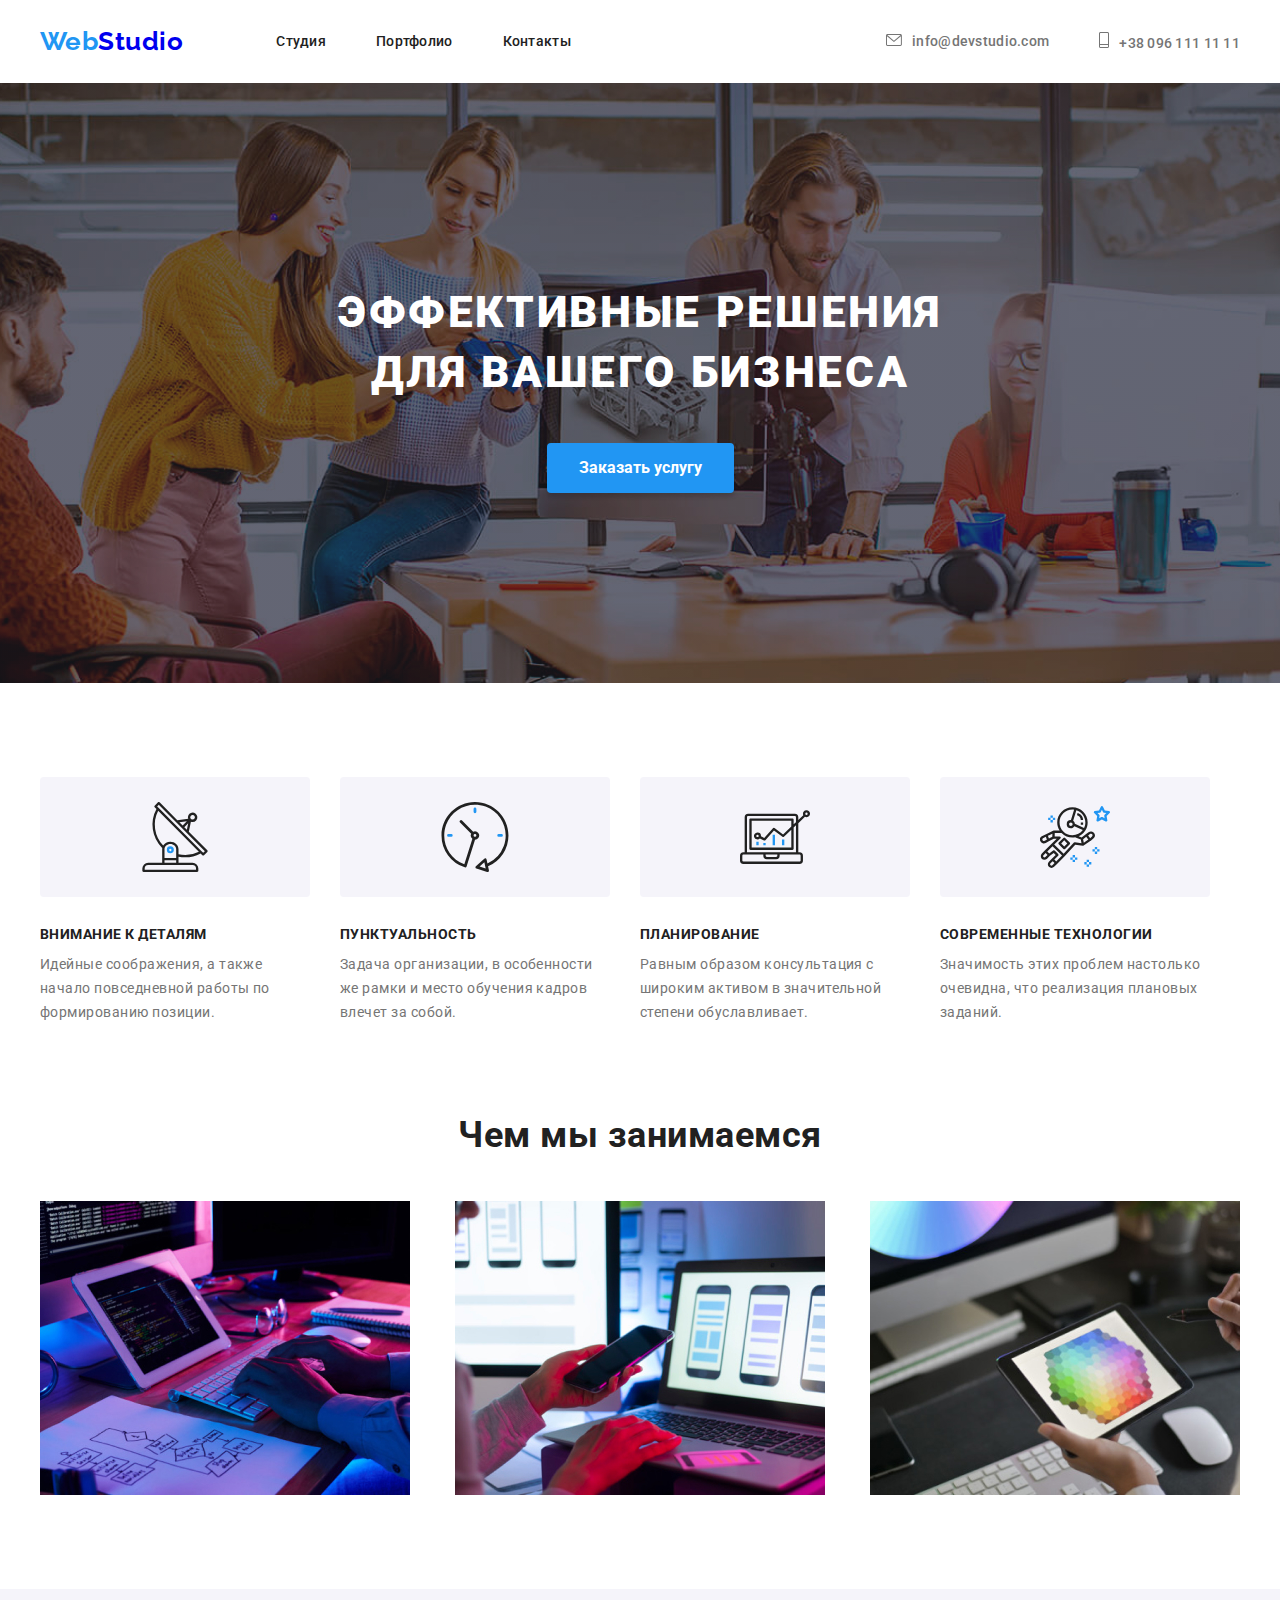
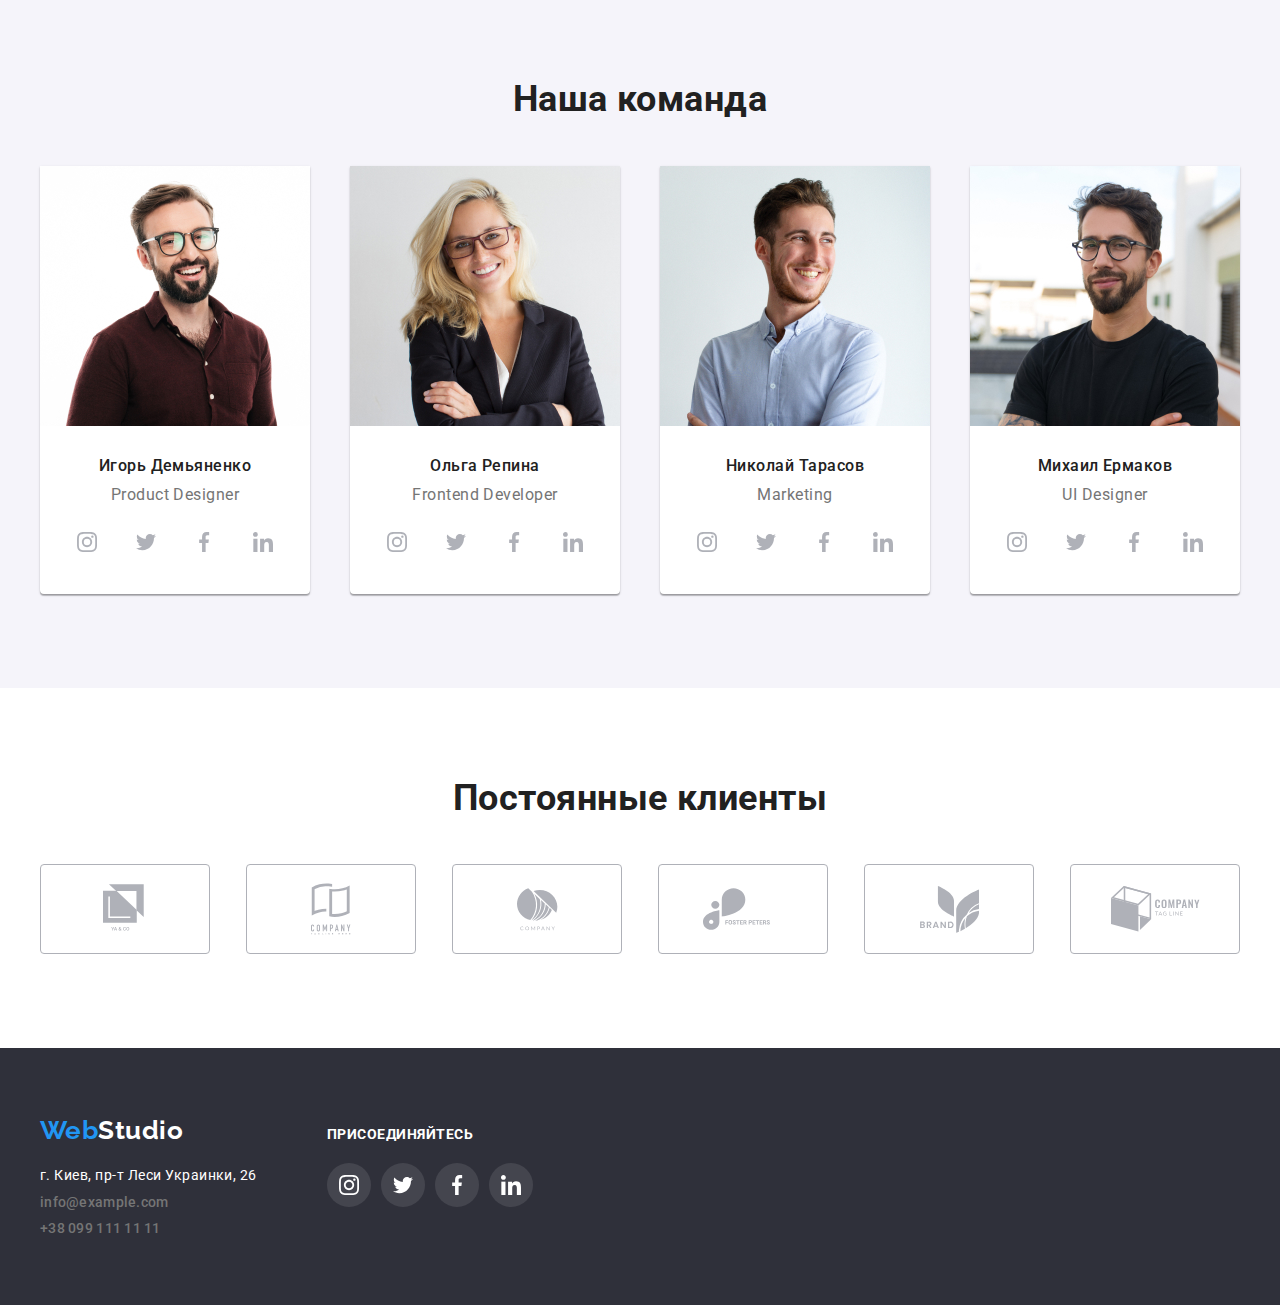
<file: index.html>
<!DOCTYPE html>
<html lang="ru">
<head>
    <meta charset="UTF-8">
    <meta name="viewport" content="width=device-width, initial-scale=1.0">
    <link rel="stylesheet" href="https://cdnjs.cloudflare.com/ajax/libs/modern-normalize/1.0.0/modern-normalize.css">
    <link rel="stylesheet" href="css/style.css">
    <link rel="preconnect" href="https://fonts.gstatic.com">
    <link href="https://fonts.googleapis.com/css2?family=Raleway:wght@400;500;700&family=Roboto:wght@400;500;700;900&display=swap" rel="stylesheet">
    <title>WebStudio|Studio</title>
</head>
<body>
    <header>
        <div class="container main-nav">
            <a class="logo-title" href="./index.html"><span class="logo-title-web">Web</span>Studio</a>
            
            <ul class="nav-display nav-url">
                <li class="nav-item"><a class="nav-link" href="./index.html">Студия</a></li>
                <li class="nav-item"><a class="nav-link" href="./portolio/portfolio.html">Портфолио</a></li>
                <li class="nav-item"><a class="nav-link" href="">Контакты</a></li>
            </ul>
        
            <ul class="nav-display nav-email">
                <li class="nav-item"><a class="nav-contacts" href="mailto:info@devstudio.com">
                    <svg class="svg-contacts" width="16px" height="12px">
                        <use href="./img/symbol-defss.svg#icon-emaill"></use>
                    </svg>info@devstudio.com</a></li>
                <li class="nav-item"><a class="nav-contacts" href="tel:+380961111111">
                    <svg class="svg-contacts" width="10px" height="16px">
                        <use href="./img/symbol-defss.svg#icon-tell"></use>
                    </svg>+38 096 111 11 11</a></li>
            </ul>
        </div>
    </header>
    <main>
        <section class="banner"> <!-- BANNER -->
            <div class="container">
                <h1 class="banner-title">Эффективные решения<br>для вашего бизнеса</h1>
        
                <div class="banner-pos">
                    <button class="banner-button-text">Заказать услугу</button>
                </div>
            </div>
        </section>
        
        <section class="section"> <!-- WHAT DO YOU -->
            <div class="container">
                <ul class="container-what">
                    <li class="what-position">
                        <h3 class="what-title">Внимание к деталям</h3>
                        <p class="what-text">Идейные соображения, а также начало повседневной работы по формированию позиции.</p>
                    </li>
                    <li class="what-position">
                        <h3 class="what-title">Пунктуальность</h3>
                        <p class="what-text">Задача организации, в особенности же рамки и место обучения кадров влечет за собой.</p>
                    </li>
                    <li class="what-position">
                        <h3 class="what-title">Планирование</h3>
                        <p class="what-text">Равным образом консультация с широким активом в значительной степени обуславливает.</p>
                    </li>
                    <li class="what-position">
                        <h3 class="what-title">Современные технологии</h3>
                        <p class="what-text">Значимость этих проблем настолько очевидна, что реализация плановых заданий.</p>
                    </li>
                </ul>
            </div>    
        </section>        
        <section class="section no-padding">
            <div class="container">
                <h2 class="what-title-logo">Чем мы занимаемся</h2>
                
                <ul class="what-container-img">
                    <li class="img">
                        <img src="./img/whatdoyou1.jpg" alt="">
                    </li>
                    <li class="img">
                        <img src="./img/whatdoyou2.jpg" alt="">
                    </li>
                    <li class="img">
                        <img src="./img/whatdoyou3.jpg" alt="">
                    </li>
                </ul>
            </div>
        </section>       
        
        <section class="section bgcolor"> <!-- TEAM -->
            <div class="container">
                <h3 class="team-logo">Наша команда</h3>
                <ul class="team-position">
                    <li class="team-container">
                        <img class="team-img" src="./img/team1.jpg" alt="">
                        <h3 class="team-title-name">Игорь Демьяненко</h3>
                        <span class="team-post">Product Designer</span>

                        <div class="teamlink-icon">
                            <a class="teamicon" href="">
                                <svg class="svg-icon" width="20px" height="20px">
                                    <use href="./img/symbol-defs.svg#icon-instagram1"></use>
                                </svg>
                            </a>
                            <a class="teamicon" href="">
                                <svg class="svg-icon" width="20px" height="20px">
                                    <use href="./img/symbol-defs.svg#icon-twitter1"></use>
                                </svg>
                            </a>
                            <a class="teamicon" href="">
                                <svg class="svg-icon" width="20px" height="20px">
                                    <use href="./img/symbol-defs.svg#icon-facebook1"></use>
                                </svg>
                            </a>
                            <a class="teamicon" href="">
                                <svg class="svg-icon" width="20px" height="20px">
                                    <use href="./img/symbol-defs.svg#icon-linkedin1"></use>
                                </svg>
                            </a>
                        </div>
                    </li>
                    <li class="team-container">
                        <img class="team-img" src="./img/team2.jpg" alt="">
                        <h3 class="team-title-name">Ольга Репина</h3>
                        <span class="team-post">Frontend Developer</span>

                        <div class="teamlink-icon">
                            <a class="teamicon" href="">
                                <svg class="svg-icon" width="20px" height="20px">
                                    <use href="./img/symbol-defs.svg#icon-instagram1"></use>
                                </svg>
                            </a>
                            <a class="teamicon" href="">
                                <svg class="svg-icon" width="20px" height="20px">
                                    <use href="./img/symbol-defs.svg#icon-twitter1"></use>
                                </svg>
                            </a>
                            <a class="teamicon" href="">
                                <svg class="svg-icon" width="20px" height="20px">
                                    <use href="./img/symbol-defs.svg#icon-facebook1"></use>
                                </svg>
                            </a>
                            <a class="teamicon" href="">
                                <svg class="svg-icon" width="20px" height="20px">
                                    <use href="./img/symbol-defs.svg#icon-linkedin1"></use>
                                </svg>
                            </a>
                        </div>
                    </li>
                    <li class="team-container">
                        <img class="team-img" src="./img/team3.jpg" alt="">
                        <h3 class="team-title-name">Николай Тарасов</h3>
                        <span class="team-post">Marketing</span>

                        <div class="teamlink-icon">
                            <a class="teamicon" href="">
                                <svg class="svg-icon" width="20px" height="20px">
                                    <use href="./img/symbol-defs.svg#icon-instagram1"></use>
                                </svg>
                            </a>
                            <a class="teamicon" href="">
                                <svg class="svg-icon" width="20px" height="20px">
                                    <use href="./img/symbol-defs.svg#icon-twitter1"></use>
                                </svg>
                            </a>
                            <a class="teamicon" href="">
                                <svg class="svg-icon" width="20px" height="20px">
                                    <use href="./img/symbol-defs.svg#icon-facebook1"></use>
                                </svg>
                            </a>
                            <a class="teamicon" href="">
                                <svg class="svg-icon" width="20px" height="20px">
                                    <use href="./img/symbol-defs.svg#icon-linkedin1"></use>
                                </svg>
                            </a>
                        </div>
                    </li>
                    <li class="team-container">
                        <img class="team-img" src="./img/team4.jpg" alt="">
                        <h3 class="team-title-name">Михаил Ермаков</h3>
                        <span class="team-post">UI Designer</span>

                        <div class="teamlink-icon">
                            <a class="teamicon" href="">
                                <svg class="svg-icon" width="20px" height="20px">
                                    <use href="./img/symbol-defs.svg#icon-instagram1"></use>
                                </svg>
                            </a>
                            <a class="teamicon" href="">
                                <svg class="svg-icon" width="20px" height="20px">
                                    <use href="./img/symbol-defs.svg#icon-twitter1"></use>
                                </svg>
                            </a>
                            <a class="teamicon" href="">
                                <svg class="svg-icon" width="20px" height="20px">
                                    <use href="./img/symbol-defs.svg#icon-facebook1"></use>
                                </svg>
                            </a>
                            <a class="teamicon" href="">
                                <svg class="svg-icon" width="20px" height="20px">
                                    <use href="./img/symbol-defs.svg#icon-linkedin1"></use>
                                </svg>
                            </a>
                        </div>
                    </li>
                </ul> 
            </div>
        </section>

        <section class="section">
            <div class="container">
                <h3 class="team-logo">Постоянные клиенты</h3>
        
                <ul class="client-position">
                    <li><a class="client-icon" href="">
                            <svg class="svgclient" width="45px" height="50px">
                                <use href="./img/symbol-defs.svg#icon-logo1"></use>
                            </svg>
                        </a>
                    </li>
                    <li><a class="client-icon" href="">
                            <svg class="svgclient" width="40px" height="52px">
                                <use href="./img/symbol-defs.svg#icon-logo2"></use>
                            </svg>
                        </a>
                    </li>
                    <li><a class="client-icon" href="">
                            <svg class="svgclient" width="41px" height="43px">
                                <use href="./img/symbol-defs.svg#icon-logo3"></use>
                            </svg>
                        </a>
                    </li>
                    <li><a class="client-icon" href="">
                            <svg class="svgclient" width="80px" height="43px">
                                <use href="./img/symbol-defs.svg#icon-logo4"></use>
                            </svg>
                        </a>
                    </li>
                    <li><a class="client-icon" href="">
                            <svg class="svgclient" width="59px" height="47px">
                                <use href="./img/symbol-defs.svg#icon-logo5"></use>
                            </svg>
                        </a>
                    </li>
                    <li><a class="client-icon" href="">
                            <svg class="svgclient" width="89px" height="46px">
                                <use href="./img/symbol-defs.svg#icon-logo6"></use>
                            </svg>
                        </a>
                    </li>
                </ul>
            </div>
        </section>
    </main>

    <footer class="footer-container">
        <div class="container footer-position">
            <div>
                <a class="logo-title-footer" href="./index.html"><span class="logo-title-web">Web</span><span
                        class="logo-title-studio">Studio</span></a>
                
                <ul>
                    <li><a class="footer-adress" href="">г. Киев, пр-т Леси Украинки, 26</a></li>
                    <li><a class="footer-contacts" href="">info@example.com</a></li>
                    <li><a class="footer-contacts" href="">+38 099 111 11 11</a></li>
                </ul>
            </div>
            
            <div class="footer-link">
                <h4 class="footer-text">присоединяйтесь</h4>
            
                <ul class="flink-icon">
                    <li class="flink-margin">
                        <a class="ficon insticon" href=""></a>
                    </li>
                    <li class="flink-margin">
                        <a class="ficon twittericon" href=""></a>
                    </li>
                    <li class="flink-margin">
                        <a class="ficon facebookicon" href=""></a>
                    </li>
                    <li class="flink-margin">
                        <a class="ficon inicon" href=""></a>
                    </li>          
                </ul>
            </div>
        </div>  
    </footer>

</body>
</html>
</file>
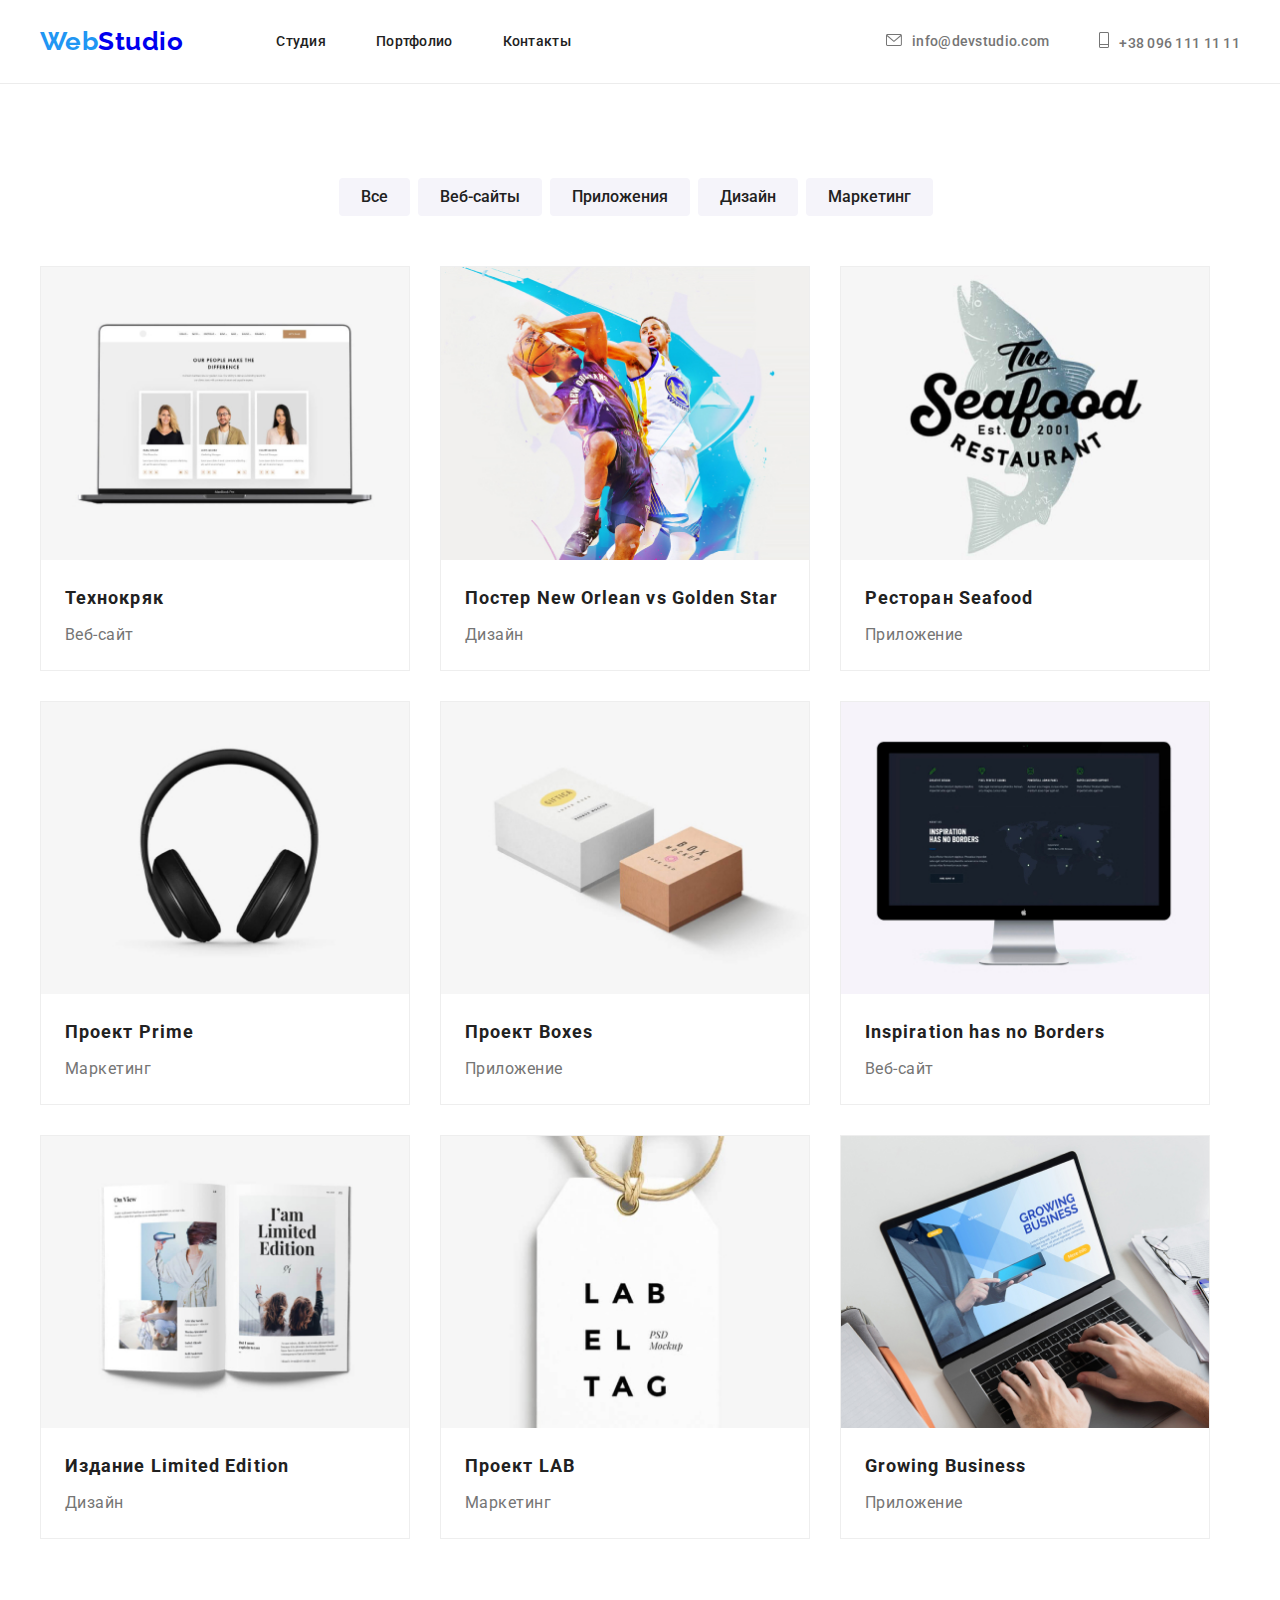
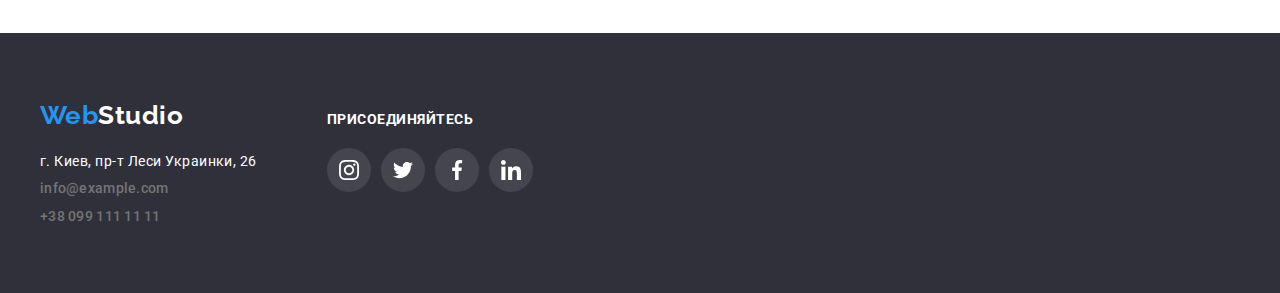
<file: portolio/portfolio.html>
<!DOCTYPE html>
<html lang="ru">
<head>
    <meta charset="UTF-8">
    <meta name="viewport" content="width=device-width, initial-scale=1.0">
    <link rel="stylesheet" href="../css/style.css">
    <link rel="preconnect" href="https://fonts.gstatic.com">
    <link href="https://fonts.googleapis.com/css2?family=Raleway:wght@400;500;700&family=Roboto:wght@400;500;700;900&display=swap" rel="stylesheet">
    <title>WebStudio|Portfolio</title>
</head>
<body>
    <header class="line-header">
        <div class="container main-nav">
            <a class="logo-title" href="../index.html"><span class="logo-title-web">Web</span>Studio</a>
    
            <ul class="nav-display nav-url">
                <li class="nav-item"><a class="nav-link" href="../index.html">Студия</a></li>
                <li class="nav-item"><a class="nav-link" href=".portfolio.html">Портфолио</a></li>
                <li class="nav-item"><a class="nav-link" href="">Контакты</a></li>
            </ul>
    
            <ul class="nav-display nav-email">
                <li class="nav-item"><a class="nav-contacts" href="mailto:info@devstudio.com">
                        <svg class="svg-contacts" width="16px" height="12px">
                            <use href="../img/symbol-defss.svg#icon-emaill"></use>
                        </svg>info@devstudio.com</a></li>
                <li class="nav-item"><a class="nav-contacts" href="tel:+380961111111">
                        <svg class="svg-contacts" width="10px" height="16px">
                            <use href="../img/symbol-defss.svg#icon-tell"></use>
                        </svg>+38 096 111 11 11</a></li>
            </ul>
        </div>
    </header>

    <main>
        <section class="main-portolio">
            <div class="container">
                <ul class="button-link">
                    <li class="button-iteamm">
                        <button class="button-nav" type="button">Все</button>
                    </li>
                    <li class="button-iteamm">
                        <button class="button-nav" type="button">Веб-сайты</button>
                    </li>
                    <li class="button-iteamm">
                        <button class="button-nav" type="button">Приложения</button>
                    </li>
                    <li class="button-iteamm">
                        <button class="button-nav" type="button">Дизайн</button>
                    </li>
                    <li class="button-iteamm">
                        <button class="button-nav" type="button">Маркетинг</button>
                    </li>
                </ul>
            
                <ul class="portfolio-position">
                    <!-- ОСНОВНОЙ КОНТЕНТ -->
                    <li class="project-content">
                        <a class="project-container" href="">
                            <img src="../img/portfolio/1.jpg" alt="">
                            <div class="project-info">
                                <h3 class="project-title">Технокряк</h3>
                                <p class="project-suptitle">Веб-сайт</p>
                            </div>
                        </a>
                    </li>
                    <li class="project-content">
                        <a class="project-container" href="">
                            <img src="../img/portfolio/2.jpg" alt="">
                            <div class="project-info">
                                <h3 class="project-title">Постер New Orlean vs Golden Star</h3>
                                <p class="project-suptitle">Дизайн</p>
                            </div>                         
                        </a>
                    </li>
                    <li class="project-content">
                        <a class="project-container" href="">
                            <img src="../img/portfolio/3.jpg" alt="">
                            <div class="project-info">
                                <h3 class="project-title">Ресторан Seafood</h3>
                                <p class="project-suptitle">Приложение</p>
                            </div>
                        </a>
                    </li>
                    <li class="project-content">
                        <a class="project-container" href="">
                            <img src="../img/portfolio/4.jpg" alt="">
                            <div class="project-info">
                                <h3 class="project-title">Проект Prime</h3>
                                <p class="project-suptitle">Маркетинг</p>
                            </div>
                        </a>
                    </li>
                    <li class="project-content">
                        <a class="project-container" href="">
                            <img src="../img/portfolio/5.jpg" alt="">
                            <div class="project-info">
                                <h3 class="project-title">Проект Boxes</h3>
                                <p class="project-suptitle">Приложение</p>
                            </div>
                        </a>
                    </li>
                    <li class="project-content">
                        <a class="project-container" href="">
                            <img src="../img/portfolio/6.jpg" alt="">
                            <div class="project-info">
                                <h3 class="project-title">Inspiration has no Borders</h3>
                                <p class="project-suptitle">Веб-сайт</p>
                            </div>
                        </a>
                    </li>
                    <li class="project-content">
                        <a class="project-container" href="">
                            <img src="../img/portfolio/7.jpg" alt="">
                            <div class="project-info">
                                <h3 class="project-title">Издание Limited Edition</h3>
                                <p class="project-suptitle">Дизайн</p>
                            </div>
                        </a>
                    </li>
                    <li class="project-content">
                        <a class="project-container" href="">
                            <img src="../img/portfolio/8.jpg" alt="">
                            <div class="project-info">
                                <h3 class="project-title">Проект LAB</h3>
                                <p class="project-suptitle">Маркетинг</p>
                            </div>
                        </a>
                    </li>
                    <li class="project-content">
                        <a class="project-container" href="">
                            <img src="../img/portfolio/9.jpg" alt="">
                            <div class="project-info">
                                <h3 class="project-title">Growing Business</h3>
                                <p class="project-suptitle">Приложение</p>
                            </div>                        
                        </a>
                    </li>
                </ul>
            </div>
        </section> 
    </main>

    <footer class="footer-container">
        <div class="container footer-position">
            <div>
                <a class="logo-title-footer" href="../index.html"><span class="logo-title-web">Web</span><span
                        class="logo-title-studio">Studio</span></a>
    
                <ul>
                    <li><a class="footer-adress" href="">г. Киев, пр-т Леси Украинки, 26</a></li>
                    <li><a class="footer-contacts" href="">info@example.com</a></li>
                    <li><a class="footer-contacts" href="">+38 099 111 11 11</a></li>
                </ul>
            </div>
    
            <div class="footer-link">
                <h4 class="footer-text">присоединяйтесь</h4>
    
                <ul class="flink-icon">
                    <li class="flink-margin">
                        <a class="ficon insticon" href=""></a>
                    </li>
                    <li class="flink-margin">
                        <a class="ficon twittericon" href=""></a>
                    </li>
                    <li class="flink-margin">
                        <a class="ficon facebookicon" href=""></a>
                    </li>
                    <li class="flink-margin">
                        <a class="ficon inicon" href=""></a>
                    </li>
                </ul>
            </div>
        </div>
    </footer>
    
</body>
</html>
</file>
<file: css/style.css>
html {
  box-sizing: border-box;
}

*,
*::before,
*::after {
  box-sizing: inherit;
}

body {
  margin: 0;
  font-family: "Roboto", sans-serif;
  letter-spacing: 0.03em;
  background-color: #fff;
}

img {
  display: block;
  max-width: 100%;
  height: auto;
}

li,
ul {
  margin: 0;
  padding: 0;
  list-style: none;
}

.container {
  margin-right: auto;
  margin-left: auto;
  width: 1230px;
  padding-right: 15px;
  padding-left: 15px;
  /* border: 4px solid tomato; */
}

.section {
  padding-top: 94px;
  padding-bottom: 94px;
}

.nav-display .nav-url {
  margin-left: 93px;
}

/* HEADER */

.line-header {
  border-bottom: 1px solid #ececec;
}

.logo-title {
  padding-top: 24px;
  padding-bottom: 25px;

  font-family: Raleway;
  font-weight: 700;
  font-size: 26px;
  line-height: 1.2;

  text-decoration: none;
}

.logo-title-web {
  color: #2196f3;
}

.logo-title-studio {
  color: #fff;
}

.main-nav {
  display: flex;
  align-items: center;
}

.nav-display {
  display: flex;
  align-items: center;
}

.nav-url {
  margin-left: 93px;
}

.nav-email {
  margin-left: auto;
}

.nav-display .nav-item + .nav-item {
  margin-left: 50px;
}

.nav-link {
  display: block;
  padding-top: 32px;
  padding-bottom: 32px;

  font-weight: 500;
  font-size: 14px;
  line-height: 1.1;
  letter-spacing: 0.02em;
  color: #212121;

  text-decoration: none;
}

.nav-link:hover,
.nav-link:focus {
  color: #2196f3;
}

.nav-contacts {
  display: block;
  padding-top: 32px;
  padding-bottom: 32px;

  font-weight: 500;
  font-size: 14px;
  line-height: 1.1;
  letter-spacing: 0.02em;

  color: #757575;

  text-decoration: none;
}

.nav-contacts:hover,
.nav-contacts:focus {
  color: #2196f3;
}

.svg-contacts {
  margin-right: 10px;
  fill: currentColor;
}

/* BANNER */

.banner {
  max-width: 100%;
  height: 600px;
  padding-top: 200px;

  background-image: linear-gradient(
      to right,
      rgba(47, 48, 58, 0.4),
      rgba(47, 48, 58, 0.4)
    ),
    url("../img/banner.jpg");
  text-align: center;
  background-position: center;
  background-repeat: no-repeat;
  background-size: cover;
  background-color: #333;
}

.banner-title {
  margin-bottom: 40px;
  margin-top: 0;
  font-weight: 900;
  font-size: 44px;
  line-height: 1.36;

  letter-spacing: 0.06em;
  text-transform: uppercase;

  color: #fff;
}

.banner-pos {
  text-align: center;
}

.banner-button-text {
  padding: 10px 32px;

  font-weight: 700;
  font-size: 16px;
  line-height: 30px;
  color: #ffffff;

  background: #2196f3;

  box-shadow: 0px 4px 4px rgba(0, 0, 0, 0.15);
  border-radius: 4px;
  border: none;
}

.banner-button-text:hover,
.banner-button-text:focus {
  background: #188ce8;
  box-shadow: 0px 4px 4px rgba(0, 0, 0, 0.15);
  border-radius: 4px;
  outline: none;
}

/* WHAT DO YOU */

.container-what {
  display: flex;
  flex-wrap: wrap;
}

.no-padding {
  padding: 0;
  padding-bottom: 94px;
}

.what-position + .what-position {
  margin-left: 30px;
}

.what-position::before {
  display: block;
  content: "";
  height: 120px;

  margin-bottom: 30px;

  background: #f5f4fa;
  background-repeat: no-repeat;
  background-position: center;
  border-radius: 4px;
}

.what-position:nth-child(1)::before {
  background-image: url("../img/whatdo/antenna.svg");
}

.what-position:nth-child(2)::before {
  background-image: url("../img/whatdo/clock.svg");
}

.what-position:nth-child(3)::before {
  background-image: url("../img/whatdo/diagram.svg");
}

.what-position:nth-child(4)::before {
  background-image: url("../img/whatdo/astronaut.svg");
}

.what-title {
  margin-top: 0;
  margin-bottom: 10px;
  font-weight: 700;
  font-size: 14px;
  line-height: 1.14;

  text-transform: uppercase;

  color: #212121;
}

.what-text {
  margin-top: 0;
  margin-bottom: 0px;
  width: 270px;
  font-weight: 400;
  font-size: 14px;
  line-height: 1.7;

  color: #757575;
}

.what-title-logo {
  margin-top: 0;
  margin-bottom: 50px;

  font-weight: 700;
  font-size: 36px;
  line-height: 0.9;
  text-align: center;

  color: #212121;
}

.what-container-img {
  display: flex;
  justify-content: space-between;
}

/* TEAM */

.bgcolor {
  background-color: #f5f4fa;
}

.team-position {
  display: flex;
  justify-content: space-between;
}

.team-container {
  padding-bottom: 30px;
  text-align: center;

  background: #ffffff;

  box-shadow: 0px 1px 3px rgba(0, 0, 0, 0.12), 0px 1px 1px rgba(0, 0, 0, 0.14),
    0px 2px 1px rgba(0, 0, 0, 0.2);
  border-radius: 0px 0px 4px 4px;
}

.team-position {
  display: flex;
  flex-wrap: wrap;
}

.team-logo {
  margin-top: 0;
  margin-bottom: 50px;
  font-weight: 700;
  font-size: 36px;
  line-height: 0.9;
  text-align: center;

  color: #212121;
}

.team-title-name {
  margin-top: 0;
  margin-bottom: 10px;
  font-weight: 500;
  font-size: 16px;
  line-height: 1.2;

  color: #212121;
}

.team-post {
  font-weight: 400;
  font-size: 16px;
  line-height: 1.2;

  color: #757575;
}

.team-img {
  margin-bottom: 30px;
}

.teamicon {
  display: inline-flex;
  justify-content: center;
  align-items: center;
  content: "";

  margin-top: 16px;
  margin-right: 10px;

  width: 44px;
  height: 44px;

  color: #afb1b8;
  background-color: #fff;
  border-radius: 50%;
  border: none;
}

.teamicon:nth-last-child(1) {
  margin-right: 0;
}

.teamicon:hover,
.teamicon:focus {
  background-color: #2196f3;
  color: #fff;
  outline: none;
}

.svg-icon {
  fill: currentColor;
}

/* Every client */

.client-position {
  display: flex;
  justify-content: space-between;
}

.client-icon {
  display: flex;
  align-items: center;
  content: "";
  width: 170px;
  height: 90px;

  color: #afb1b8;

  border: 1px solid #afb1b8;
  border-radius: 4px;
}

.client-icon:hover,
.client-icon:focus {
  color: #2196f3;
  outline: none;
}

.svgclient {
  display: block;
  margin: 0 auto;
  fill: currentColor;
}

/* PROJECT - ПОРТФОЛИО CSS */

.project-container {
  display: block;
  text-decoration: none;
}

.project-container:hover,
.project-container:focus {
  background: #ffffff;
  border: 1px solid #eeeeee;
  box-sizing: border-box;
  box-shadow: 0px 1px 1px rgba(0, 0, 0, 0.12), 0px 4px 4px rgba(0, 0, 0, 0.06),
    1px 4px 6px rgba(0, 0, 0, 0.16);
}

.project-info {
  padding: 20px 24px;
}

.project-title {
  margin: 0;
  margin-bottom: 4px;

  font-weight: 700;
  font-size: 18px;
  line-height: 2;

  letter-spacing: 0.06em;

  color: #212121;
}

.project-suptitle {
  margin: 0;

  font-weight: 400;
  font-size: 16px;
  line-height: 1.87;

  color: #757575;
}

.button-link {
  width: 1200px;
  margin: 0 auto;
  display: inline-flex;
  margin-bottom: 50px;
  justify-content: center;

  color: #212121;
}

.button-iteamm {
  display: inline-block;
}

.button-nav {
  display: inline-block;
  margin-right: 8px;
  padding: 6px 22px;

  font-family: Roboto;
  font-weight: 500;
  font-size: 16px;
  line-height: 1.62;

  color: #212121;

  border: none;
  background: #f5f4fa;
  border-radius: 4px;
  cursor: pointer;
}

.button-nav:hover,
.button-nav:focus {
  background: #2196f3;
  color: #fff;

  box-shadow: 0px 3px 1px rgba(0, 0, 0, 0.1), 0px 1px 2px rgba(0, 0, 0, 0.08),
    0px 2px 2px rgba(0, 0, 0, 0.12);
  border-radius: 4px;
  outline: none;
}

/* FOOTER */

.logo-title-footer {
  display: block;
  margin-bottom: 20px;

  font-family: Raleway;
  font-weight: 700;
  font-size: 26px;
  line-height: 1.2;

  text-decoration: none;
}

.footer-container {
  background: #2f303a;
  padding-top: 60px;
  padding-bottom: 60px;
}

.footer-adress {
  display: inline-block;
  margin-bottom: 9px;
  font-weight: 400;
  font-size: 14px;
  line-height: 1.1;

  color: #ffffff;

  text-decoration: none;
}

.footer-contacts {
  font-weight: 500;
  font-size: 14px;
  line-height: 1.1;
  letter-spacing: 0.02em;

  color: #757575;

  text-decoration: none;
  display: inline-block;
  margin-bottom: 9px;
}

.footer-position {
  display: flex;
  align-items: baseline;
}

.footer-link {
  margin-left: 70px;
}

.footer-text {
  margin-bottom: 20px;

  font-weight: 700;
  font-size: 14px;
  line-height: 1.14;

  text-transform: uppercase;

  color: #ffffff;
}

.flink-icon {
  display: flex;
}

.flink-margin {
  margin-right: 10px;
}

.flink-margin:nth-last-child(1) {
  margin-right: 0;
}

.ficon {
  display: block;
  content: "";
  width: 44px;
  height: 44px;

  background: rgba(255, 255, 255, 0.1);
  border-radius: 50%;
  background-repeat: no-repeat;
  background-position: center;
}

.ficon:hover,
.ficon:focus {
  background-color: #2196f3;
  outline: none;
}

.insticon {
  background-image: url("../img/messeg/instagram2.svg");
}

.twittericon {
  background-image: url("../img/messeg/twitter2.svg");
}

.facebookicon {
  background-image: url("../img/messeg/facebook2.svg");
}

.inicon {
  background-image: url("../img/messeg/linkedin2.svg");
}

/* PORFOLIO 2 */

.main-portolio {
  padding-top: 94px;
  padding-bottom: 94px;
}

.portfolio-position {
  display: flex;
  flex-wrap: wrap;
  margin-left: -30px;
  margin-top: -30px;
}

.project-content {
  width: 370px;
  margin-left: 30px;
  margin-top: 30px;

  border: 1px solid #eeeeee;
}
</file>
